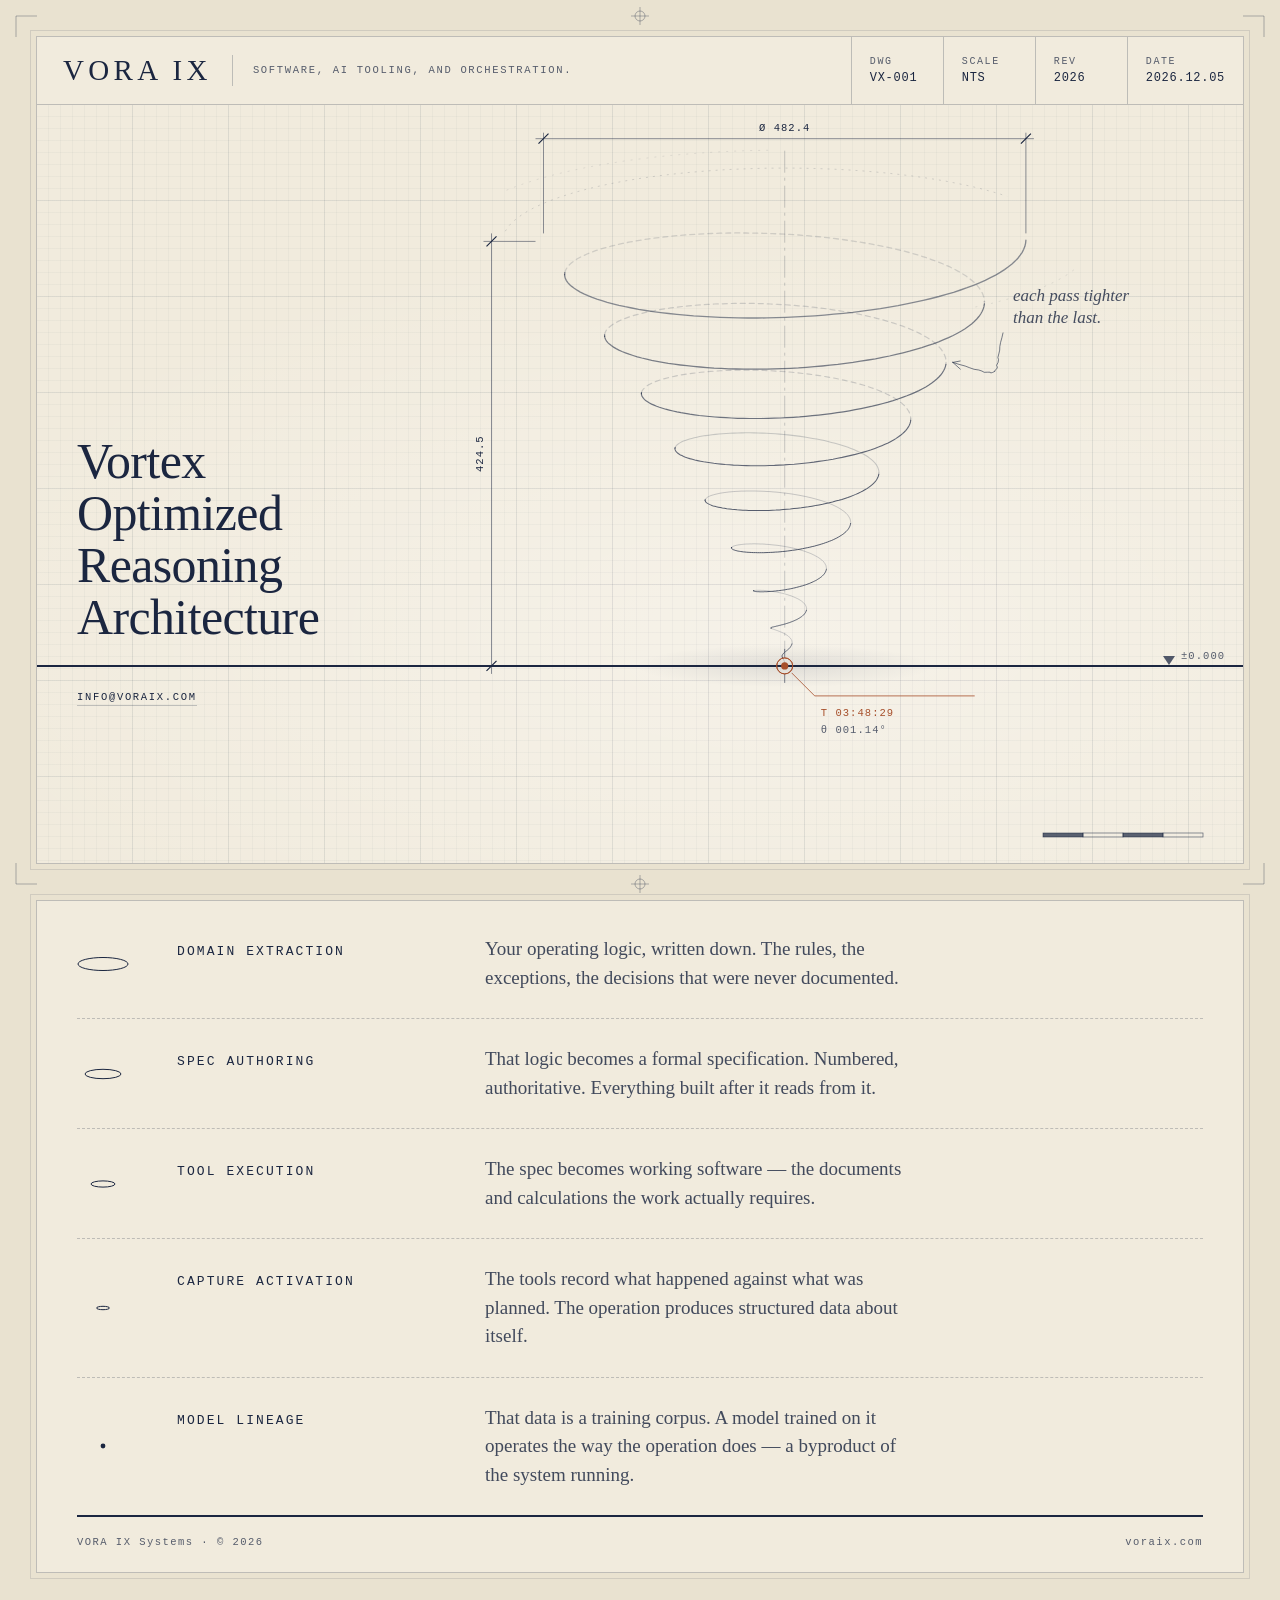
<file: index.html>
<!doctype html>
<html lang="en">
<head>
<meta charset="utf-8">
<meta name="viewport" content="width=device-width, initial-scale=1">
<title>VORA IX Systems</title>
<meta http-equiv="Content-Security-Policy" content="default-src 'self'; script-src 'self'; style-src 'self' https://fonts.googleapis.com; font-src https://fonts.gstatic.com; img-src 'self' data:; base-uri 'self'; form-action 'none'; object-src 'none'">
<meta name="description" content="Software, AI tooling, and orchestration.">
<meta name="theme-color" content="#e9e2d0">
<link rel="canonical" href="https://voraix.com/">
<link rel="icon" href="favicon.svg" type="image/svg+xml">

<meta property="og:type" content="website">
<meta property="og:site_name" content="VORA IX Systems">
<meta property="og:title" content="VORA IX Systems">
<meta property="og:description" content="Software, AI tooling, and orchestration.">
<meta property="og:url" content="https://voraix.com/">
<meta property="og:image" content="https://voraix.com/og.png">
<meta property="og:image:width" content="1200">
<meta property="og:image:height" content="630">
<meta name="twitter:card" content="summary_large_image">

<link rel="preconnect" href="https://fonts.googleapis.com">
<link rel="preconnect" href="https://fonts.gstatic.com" crossorigin>
<link href="https://fonts.googleapis.com/css2?family=IBM+Plex+Mono:wght@400;500&family=Newsreader:ital,opsz,wght@0,6..72,400;0,6..72,500;1,6..72,400&display=swap" rel="stylesheet">
<link rel="stylesheet" href="assets/site.css">
<script src="assets/vortex.js" defer></script>
</head>
<body>
<main>
  <section class="sheet" aria-label="VORA IX Systems">
    <div class="frame">
      <svg class="reg tl" viewBox="0 0 22 22" aria-hidden="true"><path d="M1 22V1h21"/></svg>
      <svg class="reg tr" viewBox="0 0 22 22" aria-hidden="true"><path d="M1 22V1h21"/></svg>
      <svg class="reg bl" viewBox="0 0 22 22" aria-hidden="true"><path d="M1 22V1h21"/></svg>
      <svg class="reg br" viewBox="0 0 22 22" aria-hidden="true"><path d="M1 22V1h21"/></svg>
      <svg class="reg tgt t" viewBox="0 0 18 18" aria-hidden="true"><circle cx="9" cy="9" r="5"/><path d="M9 0v18M0 9h18"/></svg>
      <svg class="reg tgt b" viewBox="0 0 18 18" aria-hidden="true"><circle cx="9" cy="9" r="5"/><path d="M9 0v18M0 9h18"/></svg>

      <header class="mast">
        <div class="mast-l">
          <span class="wordmark">VORA IX</span>
          <span class="mast-rule"></span>
          <span class="ident">Software, AI tooling, and orchestration.</span>
        </div>
        <div class="cells" aria-hidden="true">
          <div class="cell"><b>DWG</b><span>VX-001</span></div>
          <div class="cell"><b>SCALE</b><span>NTS</span></div>
          <div class="cell"><b>REV</b><span>2026</span></div>
          <div class="cell cell-date"><b>DATE</b><span id="date">2026</span></div>
        </div>
      </header>

      <div class="field" id="field">
        <svg id="dwg" aria-hidden="true">
          <defs>
            <radialGradient id="shade">
              <stop offset="0" stop-color="#1b2640" stop-opacity=".10"/>
              <stop offset="1" stop-color="#1b2640" stop-opacity="0"/>
            </radialGradient>
          </defs>
          <g id="g-back"></g>
          <g id="g-vortex"></g>
          <g id="g-front"></g>
        </svg>
        <h1 class="head"><span>Vortex</span> <span>Optimized</span> <span>Reasoning</span> <span>Architecture</span></h1>
        <p class="sub"><a href="mailto:info@voraix.com">info@voraix.com</a></p>
      </div>
    </div>
  </section>

  <section class="sheet seq" id="sequence" aria-label="The sequence">
    <div class="frame">
      <div class="seq-body">
        <ol>
          <li>
            <svg viewBox="-26 -11 52 22" aria-hidden="true"><ellipse rx="25" ry="6.5"/></svg>
            <h2>Domain Extraction</h2>
            <p>Your operating logic, written down. The rules, the exceptions, the decisions that were never documented.</p>
          </li>
          <li>
            <svg viewBox="-26 -11 52 22" aria-hidden="true"><ellipse rx="18" ry="4.7"/></svg>
            <h2>Spec Authoring</h2>
            <p>That logic becomes a formal specification. Numbered, authoritative. Everything built after it reads from it.</p>
          </li>
          <li>
            <svg viewBox="-26 -11 52 22" aria-hidden="true"><ellipse rx="12" ry="3.1"/></svg>
            <h2>Tool Execution</h2>
            <p>The spec becomes working software — the documents and calculations the work actually requires.</p>
          </li>
          <li>
            <svg viewBox="-26 -11 52 22" aria-hidden="true"><ellipse rx="6.5" ry="1.7"/></svg>
            <h2>Capture Activation</h2>
            <p>The tools record what happened against what was planned. The operation produces structured data about itself.</p>
          </li>
          <li>
            <svg viewBox="-26 -11 52 22" aria-hidden="true"><circle r="2.4"/></svg>
            <h2>Model Lineage</h2>
            <p>That data is a training corpus. A model trained on it operates the way the operation does — a byproduct of the system running.</p>
          </li>
        </ol>
      </div>
      <footer class="foot">
        <span>VORA IX Systems · © 2026</span>
        <span>voraix.com</span>
      </footer>
    </div>
  </section>
</main>
</body>
</html>
</file>
<file: assets/site.css>
:root {
    --paper:      #e9e2d0;
    --sheet:      #f1ebdd;
    --ink:        #1b2640;
    --ink-soft:   rgba(27, 38, 64, .72);
    --hair:       rgba(27, 38, 64, .24);
    --hair-2:     rgba(27, 38, 64, .12);
    --grid-minor: rgba(27, 38, 64, .032);
    --grid-major: rgba(27, 38, 64, .065);
    --accent:     #a64f2b;
    --serif: "Newsreader", "Iowan Old Style", Georgia, serif;
    --mono:  "IBM Plex Mono", ui-monospace, "SFMono-Regular", Consolas, monospace;
  }

  * { box-sizing: border-box; }
  html, body { margin: 0; }
  body {
    background: var(--paper);
    color: var(--ink);
    font-family: var(--serif);
    -webkit-font-smoothing: antialiased;
  }

  /* ── the sheet ───────────────────────────────────────────── */
  .sheet { min-height: 100vh; min-height: 100svh; padding: 36px; display: flex; }
  .frame {
    position: relative; flex: 1;
    display: flex; flex-direction: column;
    min-height: 640px; min-width: 0;
    background: var(--sheet);
    border: 1px solid var(--hair);
    outline: 1px solid var(--hair-2);
    outline-offset: 5px;
  }

  /* registration marks, outside the frame */
  .reg { position: absolute; width: 22px; height: 22px; pointer-events: none; }
  .reg path, .reg circle { fill: none; stroke: var(--ink); stroke-width: 1; opacity: .32; }
  .reg.tl { left: -22px; top: -22px; }
  .reg.tr { right: -22px; top: -22px; transform: scaleX(-1); }
  .reg.bl { left: -22px; bottom: -22px; transform: scaleY(-1); }
  .reg.br { right: -22px; bottom: -22px; transform: scale(-1, -1); }
  .tgt { position: absolute; width: 18px; height: 18px; pointer-events: none; }
  .tgt.t { top: -30px; left: calc(50% - 9px); }
  .tgt.b { bottom: -30px; left: calc(50% - 9px); }

  /* ── masthead / title block ─────────────────────────────── */
  .mast {
    display: flex; align-items: stretch; justify-content: space-between;
    border-bottom: 1px solid var(--hair);
    min-height: 68px;
  }
  .mast-l { display: flex; align-items: center; gap: 20px; padding: 0 26px; }
  .wordmark {
    font-family: var(--serif); font-weight: 500;
    font-size: 29px; letter-spacing: .15em; line-height: 1;
    font-variation-settings: "opsz" 48;
  }
  .mast-rule { width: 1px; align-self: stretch; margin: 18px 0; background: var(--hair); }
  .ident {
    font: 500 10.5px/1.3 var(--mono);
    letter-spacing: .16em; text-transform: uppercase; color: var(--ink-soft);
  }
  .cells { display: flex; }
  .cell {
    border-left: 1px solid var(--hair);
    padding: 12px 18px; min-width: 92px;
    display: flex; flex-direction: column; justify-content: center; gap: 5px;
  }
  .cell b    { font: 500 10px/1 var(--mono); letter-spacing: .16em; color: var(--ink-soft); }
  .cell span { font: 400 12px/1 var(--mono); letter-spacing: .06em; }

  /* ── the drawing field ──────────────────────────────────── */
  .field {
    position: relative; flex: 1; overflow: hidden;
    background-image:
      linear-gradient(var(--grid-major) 1px, transparent 1px),
      linear-gradient(90deg, var(--grid-major) 1px, transparent 1px),
      linear-gradient(var(--grid-minor) 1px, transparent 1px),
      linear-gradient(90deg, var(--grid-minor) 1px, transparent 1px),
      radial-gradient(120% 90% at 62% 70%, rgba(255,255,255,.35), transparent 60%);
    background-size: 96px 96px, 96px 96px, 12px 12px, 12px 12px, 100% 100%;
    background-position: -1px -1px, -1px -1px, -1px -1px, -1px -1px, 0 0;
  }
  #dwg { position: absolute; inset: 0; width: 100%; height: 100%; }

  .head {
    position: absolute; left: 40px; bottom: var(--head-bottom, 30%);
    max-width: var(--head-max, 12ch);
    margin: 0;
    font-family: var(--serif); font-weight: 400;
    font-size: clamp(34px, 3.9vw, 60px); line-height: 1.04; letter-spacing: -.012em;
    font-variation-settings: "opsz" 72;
    text-wrap: balance;
  }
  .sub {
    position: absolute; left: 40px; top: var(--sub-top, 75%);
    margin: 0;
    font: 500 10.5px/1.4 var(--mono);
    letter-spacing: .16em; text-transform: uppercase; color: var(--ink-soft);
  }

  /* svg type — two hands */
  .t-mono { font-family: var(--mono); font-size: 10.5px; letter-spacing: .1em; fill: var(--ink); }
  .t-soft { fill: var(--ink-soft); }
  .t-acc  { fill: var(--accent); }
  .t-note { font-family: var(--serif); font-style: italic; font-size: 17px; fill: var(--ink); opacity: .8; }

  @media (max-width: 1039px) {
    .sheet { padding: 16px; }
    .frame { min-height: 0; }
    .reg { width: 12px; height: 12px; }
    .reg.tl { left: -11px; top: -11px; }   .reg.tr { right: -11px; top: -11px; }
    .reg.bl { left: -11px; bottom: -11px; } .reg.br { right: -11px; bottom: -11px; }
    .tgt { display: none; }
    .mast-l { flex-direction: column; align-items: flex-start; justify-content: center; gap: 8px; padding: 14px 18px; }
    .mast-rule { display: none; }
    .wordmark { font-size: 24px; }
    .cell:not(.cell-date) { display: none; }
    .cell { min-width: 0; padding: 12px 14px; }
    .field { min-height: 620px; }
    .head {
      bottom: auto; top: var(--head-top, 70%);
      left: 20px; right: 20px; max-width: none;
      font-size: clamp(30px, 8.4vw, 44px);
    }
    .sub { top: auto; bottom: 22px; left: 20px; right: 20px; }
  }

/* ── links ──────────────────────────────────────────────── */
a { color: inherit; text-decoration: none; }
.sub a { color: var(--ink); border-bottom: 1px solid var(--hair); padding-bottom: 2px; }
.sub a:hover { border-bottom-color: var(--ink); }
a:focus-visible { outline: 1px solid var(--ink); outline-offset: 4px; }

/* ── the sequence — the second sheet ────────────────────── */
.sheet.seq { min-height: 0; padding-top: 0; }
.seq .frame { min-height: 0; }
.seq-body { padding: 8px 40px 0; }
.seq ol { list-style: none; margin: 0; padding: 0; }
.seq li {
  display: grid;
  grid-template-columns: 72px minmax(180px, 280px) 1fr;
  gap: 0 28px;
  align-items: baseline;
  padding: 26px 0;
  border-bottom: 1px dashed var(--hair);
}
.seq li:last-child { border-bottom: 2px solid var(--ink); }
.seq li svg { width: 52px; height: 22px; align-self: center; overflow: visible; }
.seq li svg ellipse { fill: none; stroke: var(--ink); stroke-width: 1; }
.seq li svg circle  { fill: var(--ink); }
.seq h2 {
  margin: 0;
  font: 500 13px/1.4 var(--mono);
  letter-spacing: .16em; text-transform: uppercase;
}
.seq p {
  margin: 0; max-width: 46ch;
  font-size: 19px; line-height: 1.5; color: rgba(27, 38, 64, .82);
  font-variation-settings: "opsz" 18;
}
.foot {
  display: flex; justify-content: space-between; gap: 16px;
  padding: 18px 40px 22px;
  font: 400 10.5px/1.4 var(--mono); letter-spacing: .14em; color: var(--ink-soft);
}

/* ── 404 ────────────────────────────────────────────────── */
.lost .field { display: flex; flex-direction: column; justify-content: center; padding: 40px; }
.lost .rule { height: 2px; background: var(--ink); margin: 18px -40px 16px; }
.lost h1 { margin: 0; font-weight: 400; font-size: clamp(30px, 4vw, 52px); }

@media (max-width: 1039px) {
  .seq-body { padding: 0 20px; }
  .seq li { grid-template-columns: 52px 1fr; gap: 10px 14px; padding: 22px 0; }
  .seq li p { grid-column: 2; font-size: 17px; }
  .foot { padding: 16px 20px 20px; flex-direction: column; }
  .lost .field { padding: 24px 20px; }
  .lost .rule { margin: 16px -20px 14px; }
}

/* one word per line, so V · O · R · A reads down the left edge */
.head span { display: block; }
</file>
